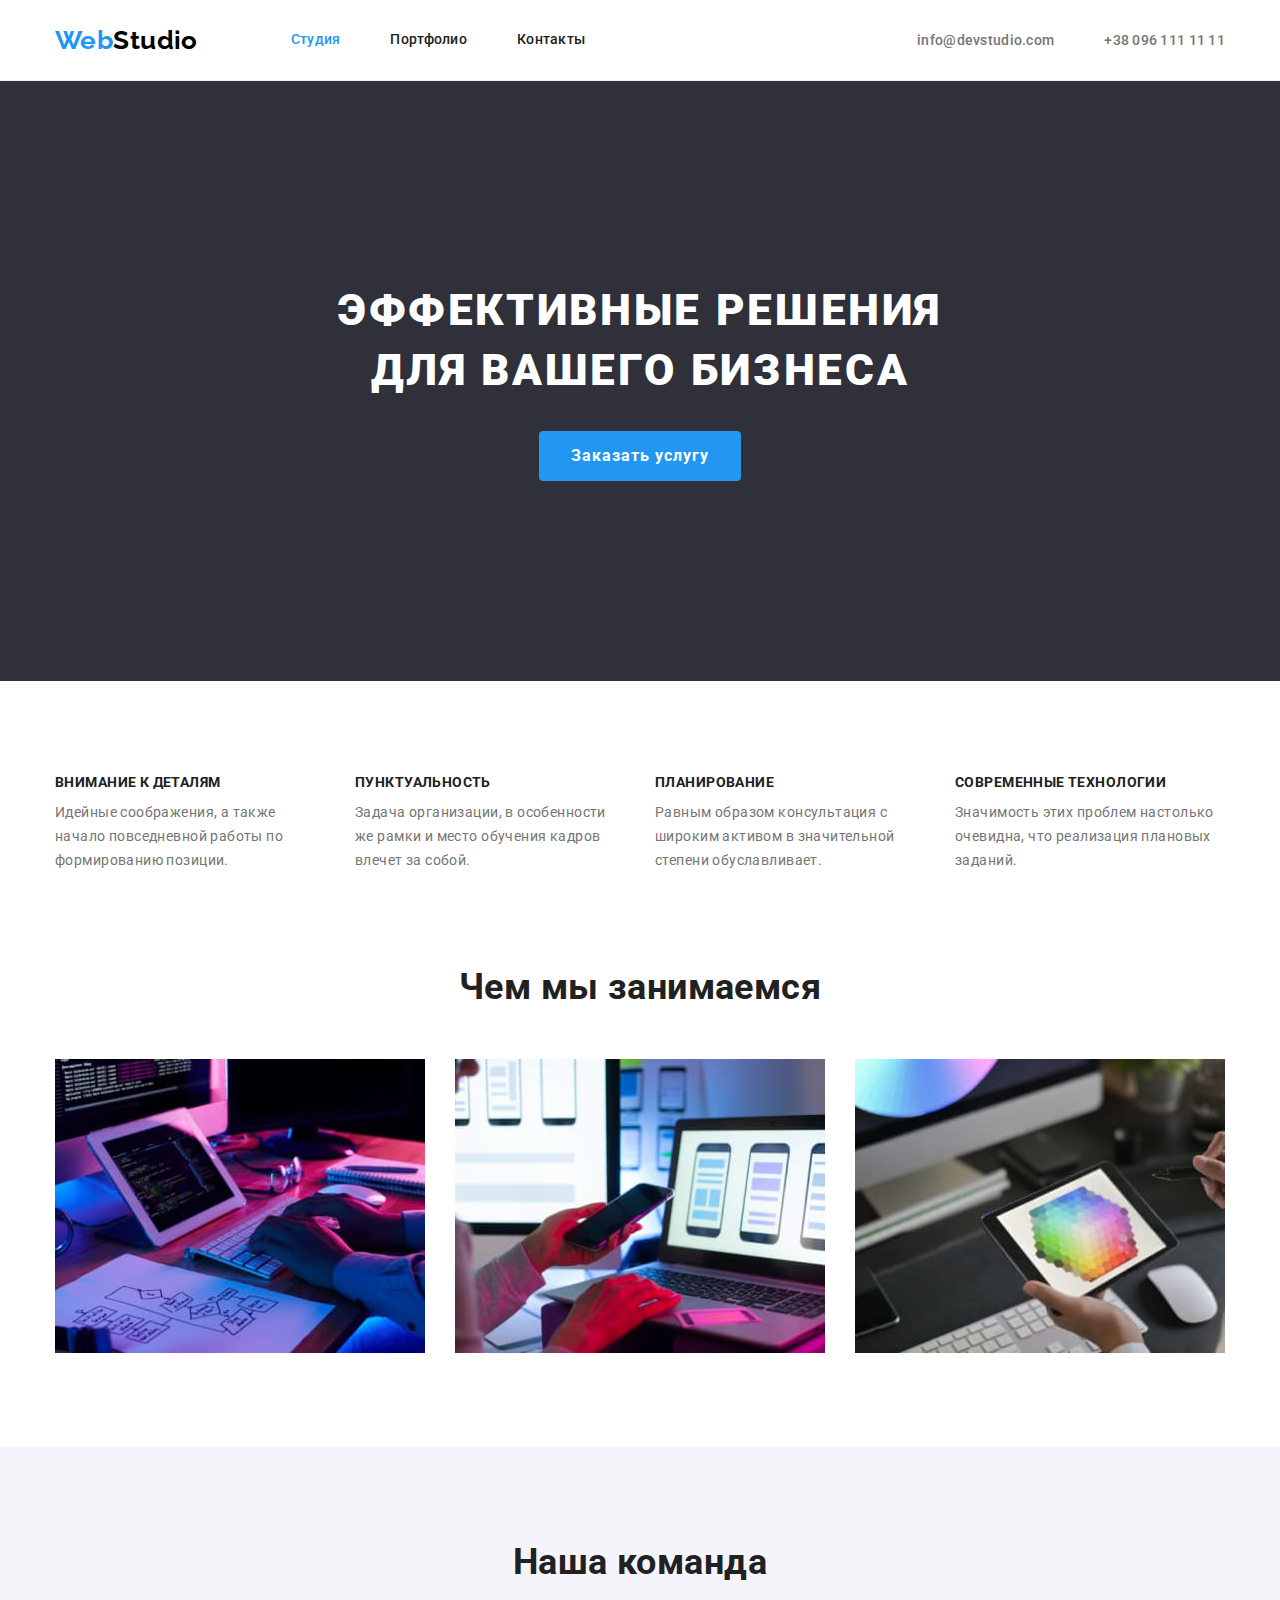
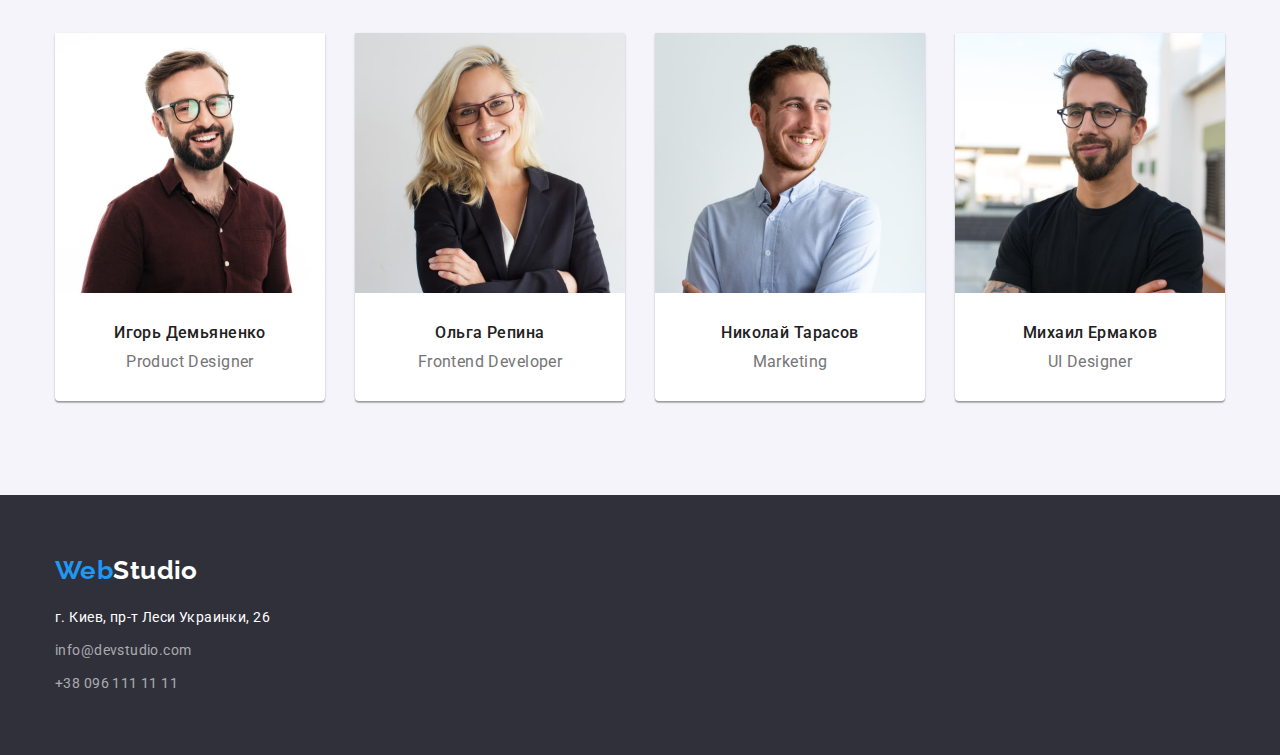
<file: index.html>
<!DOCTYPE html>
<html lang="ru">
  <head>
    <meta charset="UTF-8" />
    <meta http-equiv="X-UA-Compatible" content="IE=edge" />
    <meta name="viewport" content="width=device-width, initial-scale=1.0" />
    <title>Студия</title>
    <link
      href="https://fonts.googleapis.com/css2?family=Raleway:wght@700&family=Roboto:wght@400;500;700;900&display=swap"
      rel="stylesheet"
    />
    <link
      rel="stylesheet"
      href="https://cdnjs.cloudflare.com/ajax/libs/modern-normalize/1.1.0/modern-normalize.min.css"
    />
    <link rel="stylesheet" href="./css/styles.css" />
  </head>
  <body>
    <!-- Хедер -->
    <header>
      <div class="container header">
        <a href="index.html" class="logo link"
          ><span class="logo1">Web</span><span class="logo2">Studio</span></a
        >
        <nav class="nav">
          <ul class="site-nav list">
            <li class="site-nav item">
              <a href="index.html" class="site-nav-link current link">Студия</a>
            </li>
            <li class="site-nav item">
              <a href="portfolio.html" class="site-nav-link link">Портфолио</a>
            </li class="site-nav item">
            <li><a href="#" class="site-nav-link link">Контакты</a></li>
          </ul>
        </nav>
        <ul class="contacts list">
          <li class="contacts item">
            <a href="mailto:info@devstudio.com" class="contacts-mail link"
              >info@devstudio.com</a
            >
          </li>
          <li class="contacts item">
            <a href="tel:+380961111111" class="contacts-tel link"
              >+38 096 111 11 11</a
            >
          </li>
        </ul>
      </div>
    </header>

    <!-- Главное содержимое -->
    <main>
      <!-- Герой -->
      <section class="hero">
        <div class="container">
          <h1 class="hero-title">Эффективные решения для вашего бизнеса</h1>
          <button type="button" class="hero-button">Заказать услугу</button>
        </div>
      </section>

      <!-- Особенности -->
      <section class="section">
        <div class="container">
          <h2 class="visually-hidden">Особенности</h2>
          <ul class="particulars list">
            <li class="particulars item">
              <h3 class="particulars-title">Внимание к деталям</h3>
              <p class="particulars-text">
                Идейные соображения, а также начало повседневной работы по
                формированию позиции.
              </p>
            </li>
            <li class="particulars item">
              <h3 class="particulars-title">Пунктуальность</h3>
              <p class="particulars-text">
                Задача организации, в особенности же рамки и место обучения
                кадров влечет за собой.
              </p>
            </li>
            <li class="particulars item">
              <h3 class="particulars-title">Планирование</h3>
              <p class="particulars-text">
                Равным образом консультация с широким активом в значительной
                степени обуславливает.
              </p>
            </li>
            <li class="particulars item">
              <h3 class="particulars-title">Современные технологии</h3>
              <p class="particulars-text">
                Значимость этих проблем настолько очевидна, что реализация
                плановых заданий.
              </p>
            </li>
          </ul>
        </div>
      </section>

      <!-- Чем мы занимаемся -->
      <section class="task-section section">
        <div class="container">
          <h2 class="task">Чем мы занимаемся</h2>
          <ul class="task-list list">
            <li class="task-item">
              <img
                src="./images/box1.jpg"
                alt="Руки человека, который пишет код"
                width="370"
              />
            </li>
            <li class="task-item">
              <img
                src="./images/box2.jpg"
                alt="Руки женщины с телефоном перед ноутбуком"
                width="370"
              />
            </li>
            <li class="task-item">
              <img
                src="./images/box3.jpg"
                alt="Руки человека с планшетом с цветовой гаммой в нем"
                width="370"
              />
            </li>
          </ul>
        </div>
      </section>

      <!-- Наша команда -->
      <section class="team-section section">
        <div class="container">
          <h2 class="team">Наша команда</h2>
          <ul class="team-list list">
            <li class="item">
              <img
                src="./images/staff1.jpg"
                alt="Игорь Демьяненко"
                width="270"
              />
              <div class="team-div">
                <h3 class="team-member">Игорь Демьяненко</h3>
              <p class="team-job">Product Designer</p>
              </div>
            </li>
            <li class="item">
              <img src="./images/staff2.jpg" alt="Ольга Репина" width="270" />
              <div class="team-div">
                <h3 class="team-member">Ольга Репина</h3>
              <p class="team-job">Frontend Developer</p>
              </div>
            </li>
            <li class="item">
              <img
                src="./images/staff3.jpg"
                alt="Николай Тарасов"
                width="270"
              />
              <div class="team-div">
                <h3 class="team-member">Николай Тарасов</h3>
              <p class="team-job">Marketing</p>
              </div>
            </li>
            <li class="item">
              <img src="./images/staff4.jpg" alt="Михаил Ермаков" width="270" />
              <div class="team-div">
                <h3 class="team-member">Михаил Ермаков</h3>
              <p class="team-job">UI Designer</p>
              </div>
            </li>
          </ul>
        </div>
      </section>
    </main>

    <!-- Подвал -->
    <footer>
      <div class="container">
        <a href="index.html" class="logo link"
          ><span class="logo1">Web</span
          ><span class="logo-footer">Studio</span></a
        >
        <address class="address">
          <ul class="address-list list">
            <li class="item">
              <a
                href="https://goo.gl/maps/JwG29EeJjDJi9KcXA"
                class="address-text link"
                target="_blank"
                rel="noreferrer noopener"
              >
                г. Киев, пр-т Леси Украинки, 26
              </a>
            </li>
            <li class="item">
              <a href="mailto:info@devstudio.com" class="address-mail link"
                >info@devstudio.com</a
              >
            </li>
            <li class="item">
              <a href="tel:+380961111111" class="address-tel link"
                >+38 096 111 11 11</a
              >
            </li>
          </ul>
        </address>
      </div>
    </footer>
  </body>
</html>
</file>
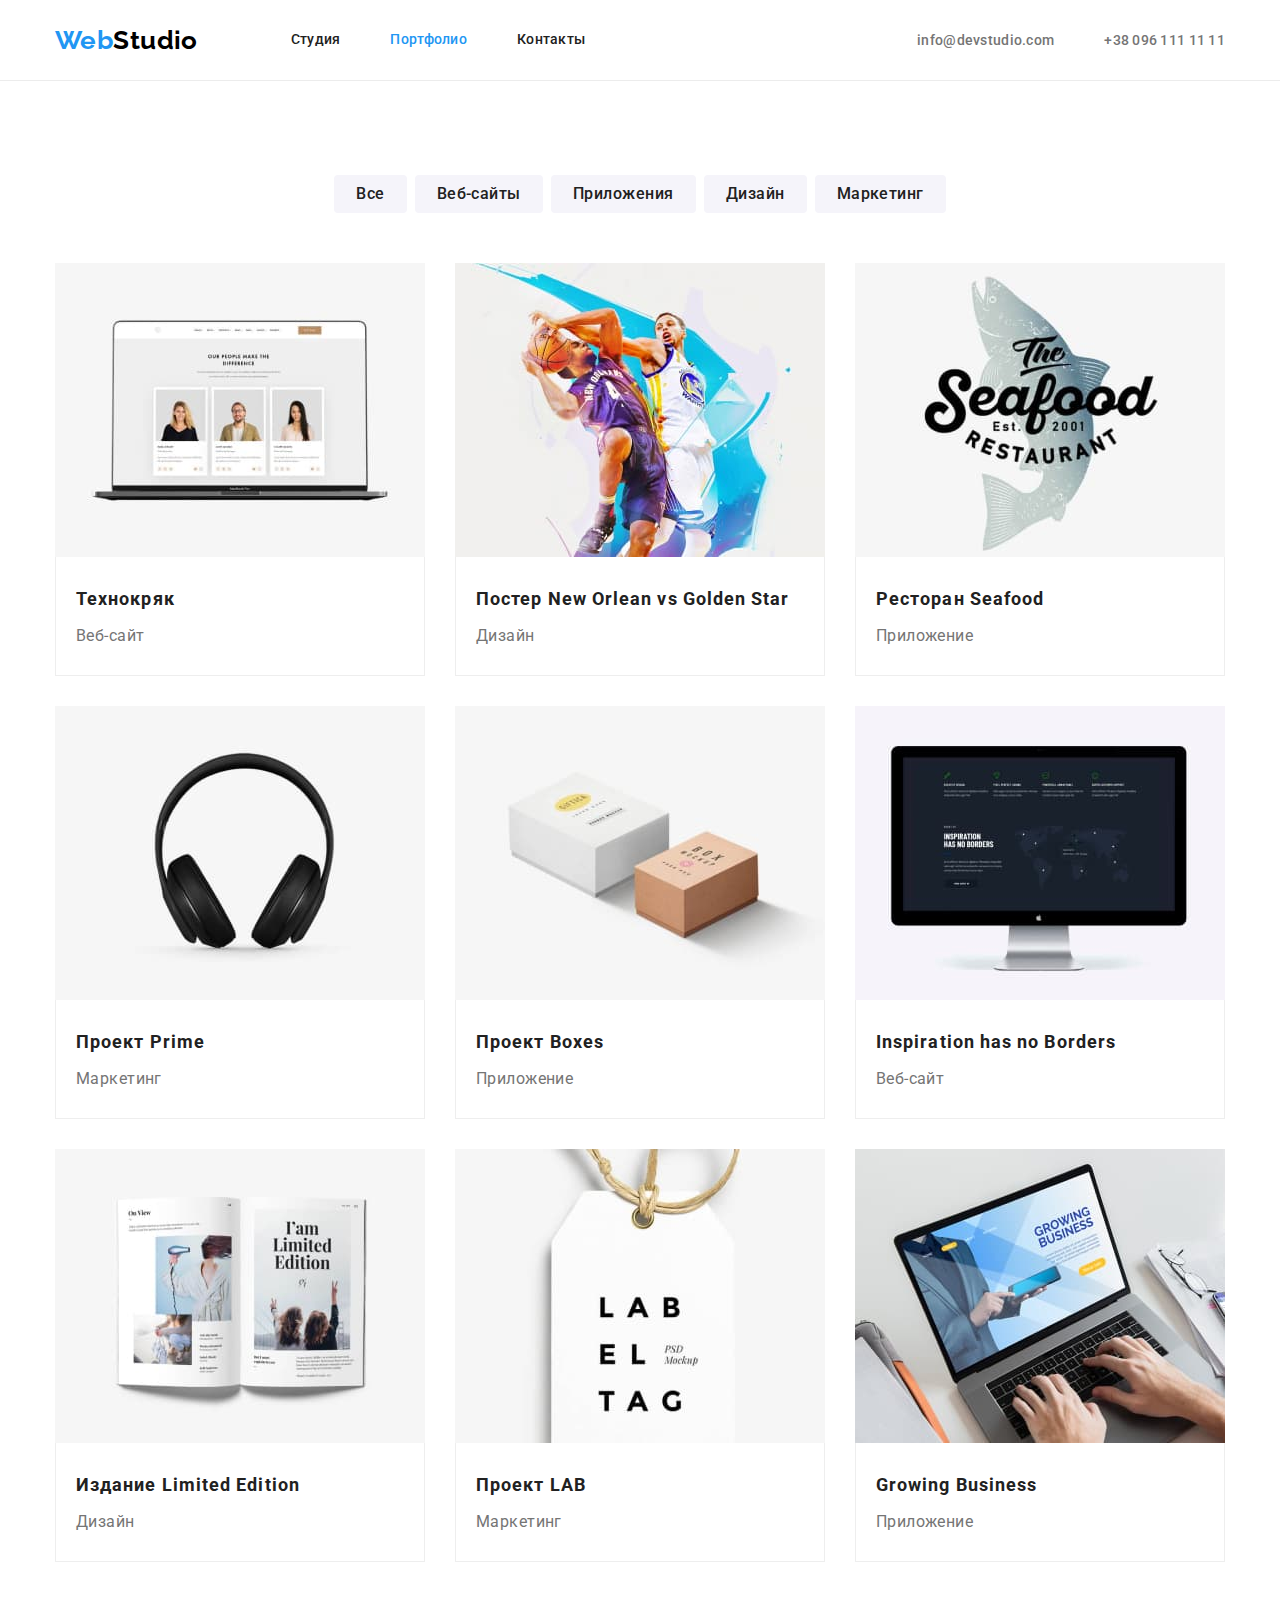
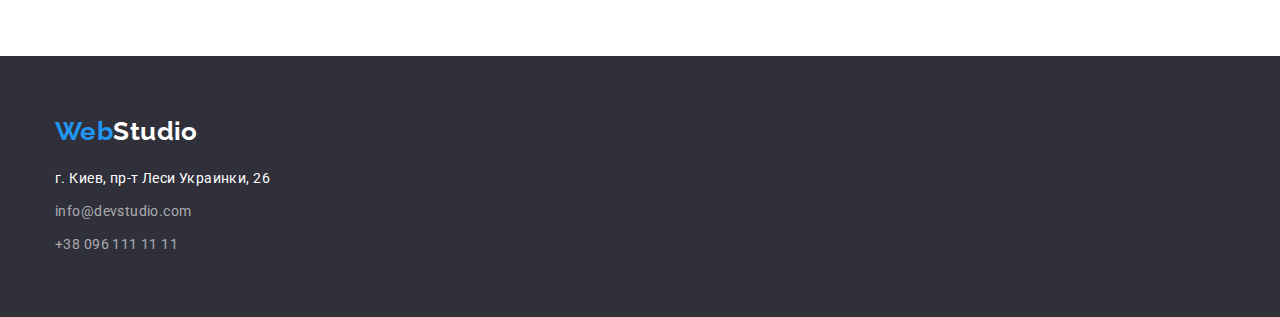
<file: portfolio.html>
<!DOCTYPE html>
<html lang="ru">
  <head>
    <meta charset="UTF-8" />
    <meta http-equiv="X-UA-Compatible" content="IE=edge" />
    <meta name="viewport" content="width=device-width, initial-scale=1.0" />
    <title>Портфолио</title>
    <link
      href="https://fonts.googleapis.com/css2?family=Raleway:wght@700&family=Roboto:wght@400;500;700;900&display=swap"
      rel="stylesheet"
    />
    <link
      rel="stylesheet"
      href="https://cdnjs.cloudflare.com/ajax/libs/modern-normalize/1.1.0/modern-normalize.min.css"
    />
    <link rel="stylesheet" href="./css/styles.css" />
  </head>
  <body>
    <!-- Хедер -->
    <header>
      <div class="container header">
        <a href="index.html" class="logo link"
          ><span class="logo1">Web</span><span class="logo2">Studio</span></a
        >
        <nav class="nav">
          <ul class="site-nav list">
            <li class="site-nav item">
              <a href="index.html" class="site-nav-link link">Студия</a>
            </li>
            <li class="site-nav item">
              <a href="portfolio.html" class="site-nav-link current link">Портфолио</a>
            </li class="site-nav item">
            <li><a href="#" class="site-nav-link link">Контакты</a></li>
          </ul>
        </nav>
        <ul class="contacts list">
          <li class="contacts item">
            <a href="mailto:info@devstudio.com" class="contacts-mail link"
              >info@devstudio.com</a
            >
          </li>
          <li class="contacts item">
            <a href="tel:+380961111111" class="contacts-tel link"
              >+38 096 111 11 11</a
            >
          </li>
        </ul>
      </div>
    </header>
    <!-- Главное содержимое -->
    <main>
      <section class="section">
        <div class="container">
          <h1 class="visually-hidden">Портфолио</h1>
          <ul class="btn-list list">
            <li class="item"><button class="btn" type="button">Все</button></li>
            <li class="item"><button class="btn" type="button">Веб-сайты</button></li>
            <li class="item"><button class="btn" type="button">Приложения</button></li>
            <li class="item"><button class="btn" type="button">Дизайн</button></li>
            <li class="item"><button class="btn" type="button">Маркетинг</button></li>
          </ul>
          <ul class="portfolio-list list">
            <li class="item">
              <a href="#" class="link">
                <img
                  src="./images/portfolio1.jpg"
                  alt="Пример веб-сайта"
                  width="370px"
                />
                <div>
                  <h2 class="portfolio-list-name">Технокряк</h2>
                <p class="portfolio-list-filter">Веб-сайт</p>
                </div>
              </a>
            </li>
            <li class="item">
              <a href="#" class="link">
                <img
                  src="./images/portfolio2.jpg"
                  alt="Постер игры NBA"
                  width="370px"
                />
                <div>
                  <h2 class="portfolio-list-name">
                  Постер New Orlean vs Golden Star
                </h2>
                <p class="portfolio-list-filter">Дизайн</p>
                </div>
              </a>
            </li>
            <li class="item">
              <a href="#" class="link">
                <img
                  src="./images/portfolio3.jpg"
                  alt="Заставка приложения ресторана"
                  width="370px"
                />
                <div>
                  <h2 class="portfolio-list-name">Ресторан Seafood</h2>
                <p class="portfolio-list-filter">Приложение</p>
                </div>
              </a>
            </li>
            <li class="item">
              <a href="#" class="link">
                <img
                  src="./images/portfolio4.jpg"
                  alt="Наушники"
                  width="370px"
                />
                <div>
                  <h2 class="portfolio-list-name">Проект Prime</h2>
                <p class="portfolio-list-filter">Маркетинг</p>
                </div>
              </a>
            </li>
            <li class="item">
              <a href="#" class="link">
                <img
                  src="./images/portfolio5.jpg"
                  alt="Заставка приложения Boxes"
                  width="370px"
                />
                <div>
                  <h2 class="portfolio-list-name">Проект Boxes</h2>
                <p class="portfolio-list-filter">Приложение</p>
                </div>
              </a>
            </li>
            <li class="item">
              <a href="#" class="link">
                <img
                  src="./images/portfolio6.jpg"
                  alt="Пример веб-сайта"
                  width="370px"
                />
                <div>
                  <h2 class="portfolio-list-name">Inspiration has no Borders</h2>
                <p class="portfolio-list-filter">Веб-сайт</p>
                </div>
              </a>
            </li>
            <li class="item">
              <a href="#" class="link">
                <img
                  src="./images/portfolio7.jpg"
                  alt="Пример дизайна журнала"
                  width="370px"
                />
                <div>
                  <h2 class="portfolio-list-name">Издание Limited Edition</h2>
                <p class="portfolio-list-filter">Дизайн</p>
                </div>
              </a>
            </li>
            <li class="item">
              <a href="#" class="link">
                <img
                  src="./images/portfolio8.jpg"
                  alt="Маркетинг-проект LAB"
                  width="370px"
                />
                <div>
                  <h2 class="portfolio-list-name">Проект LAB</h2>
                <p class="portfolio-list-filter">Маркетинг</p>
                </div>
              </a>
            </li>
            <li class="item">
              <a href="#" class="link">
                <img
                  src="./images/portfolio9.jpg"
                  alt="Пример приложения"
                  width="370px"
                />
                <div>
                  <h2 class="portfolio-list-name">Growing Business</h2>
                <p class="portfolio-list-filter">Приложение</p>
                </div>
              </a>
            </li>
          </ul>
        </div>
      </section>
    </main>
    <!-- Подвал -->
    <footer>
      <div class="container">
        <a href="index.html" class="logo link"
          ><span class="logo1">Web</span
          ><span class="logo-footer">Studio</span></a
        >
        <address class="address">
          <ul class="address-list list">
            <li class="item">
              <a
                href="https://goo.gl/maps/JwG29EeJjDJi9KcXA"
                class="address-text link"
                target="_blank"
                rel="noreferrer noopener"
              >
                г. Киев, пр-т Леси Украинки, 26
              </a>
            </li>
            <li class="item">
              <a href="mailto:info@devstudio.com" class="address-mail link"
                >info@devstudio.com</a
              >
            </li>
            <li class="item">
              <a href="tel:+380961111111" class="address-tel link"
                >+38 096 111 11 11</a
              >
            </li>
          </ul>
        </address>
      </div>
    </footer>
  </body>
</html>
</file>
<file: css/styles.css>
:root {
  --primary-text-color: #757575;
  --secondary-text-color: #212121;
  --background-color: #2f303a;
  --secondary-background-color: #f5f4fa;
  --accent-color: #2196f3;
  --another-accent-color: #ffffff;
  --logo-color: #000000;
  --btn-hover-color: #188ce8;
  --contacts-footer-color: rgba(255, 255, 255, 0.6);
  --border-color: #ececec;
  --portfolio-border-color: #eeeeee;
}

body {
  background-color: var(--another-accent-color);
  color: var(--primary-text-color);
  font-family: 'Roboto', sans-serif;
  letter-spacing: 0.03em;
  font-size: 14px;
}

h1,
h2,
h3,
h4,
h5,
h6,
p {
  margin: 0;
}

img {
  display: block;
  max-width: 100%;
  height: auto;
}

address {
  font-style: normal;
}

.section {
  padding-top: 94px;
  padding-bottom: 94px;
}

.container {
  width: 1200px;
  padding-left: 15px;
  padding-right: 15px;
  margin-left: auto;
  margin-right: auto;
}

/* Утилиты */

.link {
  text-decoration: none;
}

.list {
  padding: 0px;
  margin: 0px;
  list-style: none;
}

.visually-hidden {
  position: absolute;
  width: 1px;
  height: 1px;
  margin: -1px;
  border: 0;
  padding: 0;

  white-space: nowrap;
  clip-path: inset(100%);
  clip: rect(0 0 0 0);
  overflow: hidden;
}

/* Хедер */

header {
  background-color: var(--another-accent-color);
  border-bottom: 1px solid var(--border-color);
}

.header {
  display: flex;
  align-items: center;
}

.logo {
  font-family: 'Raleway', sans-serif;
  font-weight: 700;
  font-size: 26px;
  line-height: 1.19;
}

.logo1 {
  color: var(--accent-color);
}

.logo2 {
  color: var(--logo-color);
}

.nav {
  margin-left: 93px;
}

.site-nav.list {
  display: flex;
}

.site-nav.item:not(:last-child) {
  margin-right: 50px;
}

.site-nav-link {
  display: block;
  padding-top: 32px;
  padding-bottom: 32px;
  color: var(--secondary-text-color);
  font-weight: 500;
  line-height: 1.14;
  letter-spacing: 0.02em;
}

.site-nav-link.current {
  color: var(--accent-color);
}

.contacts.list {
  display: flex;
  margin-left: auto;
}

.contacts .item + .item {
  margin-left: 50px;
}

.contacts-mail,
.contacts-tel {
  padding: 32px 0px;
  color: var(--primary-text-color);
  font-weight: 500;
  line-height: 1.14;
  letter-spacing: 0.02em;
}

.site-nav-link:hover,
.site-nav-link:focus,
.contacts-mail:hover,
.contacts-mail:focus,
.contacts-tel:hover,
.contacts-tel:focus {
  color: var(--accent-color);
}

/* Главное содержимое Студия */

/* Герой */
.hero {
  padding: 200px 0px;
  text-align: center;
  background-color: var(--background-color);
}

.hero-title {
  margin-bottom: 30px;
  width: 696px;
  margin-right: auto;
  margin-left: auto;
  color: var(--another-accent-color);
  font-weight: 900;
  font-size: 44px;
  line-height: 1.36;
  letter-spacing: 0.06em;
  text-transform: uppercase;
}

.hero-button {
  padding: 10px 32px;
  min-width: 200px;
  border-radius: 4px;
  border: none;
  color: var(--another-accent-color);
  background-color: var(--accent-color);
  font-family: inherit;
  font-weight: 700;
  font-size: 16px;
  line-height: 1.88;
  align-items: center;
  text-align: center;
  letter-spacing: 0.06em;
  cursor: pointer;
}

.hero-button:hover,
.hero-button:focus {
  background-color: var(--btn-hover-color);
}

/* Остальное Студия*/

.particulars-title,
.task,
.team,
.team-member {
  color: var(--secondary-text-color);
}

.particulars.list {
  display: flex;
  justify-content: space-between;
}

.particulars.item {
  width: 270px;
}

.particulars .item + .item {
  margin-left: 30px;
}

.particulars-title {
  margin-bottom: 10px;
  font-size: 14px;
  font-weight: 700;
  line-height: 1.14;
  text-transform: uppercase;
}

.particulars-text {
  font-size: 14px;
  line-height: 1.71;
}

.task-section {
  padding-top: 0px;
}

.task {
  margin-bottom: 50px;
  font-weight: 700;
  font-size: 36px;
  line-height: 1.17;
  text-align: center;
}

.task-list.list {
  display: flex;
}

.task-item {
  width: 370px;
}

.task-item:not(:last-child) {
  margin-right: 30px;
}

.team-section {
  background-color: var(--secondary-background-color);
}

.team {
  margin-bottom: 50px;
  font-weight: 700;
  font-size: 36px;
  line-height: 1.17;
  text-align: center;
}

.team-list {
  display: flex;
}

.team-list > li {
  width: 270px;
  box-shadow: 0px 1px 3px rgba(0, 0, 0, 0.12), 0px 1px 1px rgba(0, 0, 0, 0.14),
    0px 2px 1px rgba(0, 0, 0, 0.2);
  border-radius: 0px 0px 4px 4px;
  background-color: var(--another-accent-color);
}

.team-list .item + .item {
  margin-left: 30px;
}

.team-div {
  padding: 30px 0;
}

.team-member {
  margin-bottom: 10px;
  font-weight: 500;
  font-size: 16px;
  line-height: 1.19;
  text-align: center;
}

.team-job {
  font-size: 16px;
  line-height: 1.19;
  text-align: center;
}

/* Главное содержимое Портфолио */

.btn-list {
  display: flex;
  justify-content: center;
  margin-bottom: 50px;
}

.btn-list > .item:not(:last-child) {
  margin-right: 8px;
}

.btn {
  padding: 6px 22px;
  border: none;
  border-radius: 4px;
  color: var(--secondary-text-color);
  background-color: var(--secondary-background-color);
  font-family: inherit;
  font-weight: 500;
  font-size: 16px;
  line-height: 1.63;
  text-align: center;
  letter-spacing: 0.03em;
  cursor: pointer;
}

.btn:hover,
.btn:focus {
  color: var(--another-accent-color);
  background-color: var(--accent-color);
}

.portfolio-list {
  display: flex;
  flex-wrap: wrap;
}

.portfolio-list .item {
  width: calc((100% - 60px) / 3);
}

.portfolio-list .item {
  margin-right: 30px;
  margin-bottom: 30px;
}

.portfolio-list .item:nth-child(3n) {
  margin-right: 0;
}

.portfolio-list .item:nth-last-child(-n + 3) {
  margin-bottom: 0;
}

.portfolio-list div {
  padding: 24px 20px;
  border: 1px solid var(--portfolio-border-color);
  border-top: none;
}

.portfolio-list-name {
  margin-bottom: 4px;
  width: 322px;
  color: var(--secondary-text-color);
  font-weight: 700;
  font-size: 18px;
  line-height: 2;
  letter-spacing: 0.06em;
}

.portfolio-list-filter {
  width: 322px;
  color: var(--primary-text-color);
  font-size: 16px;
  line-height: 1.88;
}

/* Футер */

footer {
  background-color: var(--background-color);
  padding-top: 60px;
  padding-bottom: 60px;
}

.logo.link {
  display: inline-block;
}

.logo-footer {
  color: var(--another-accent-color);
}

.address {
  font-style: normal;
  margin-top: 20px;
}

.address-list .item:not(:last-child) {
  margin-bottom: 9px;
}

.address-text:hover,
.address-text:focus,
.address-mail:hover,
.address-mail:focus,
.address-tel:focus,
.address-tel:hover {
  color: var(--accent-color);
}

.address-text {
  color: var(--another-accent-color);
  line-height: 1.71;
}

.address-mail {
  color: var(--contacts-footer-color);
  line-height: 1.71;
}

.address-tel {
  color: var(--contacts-footer-color);
  line-height: 1.71;
}
</file>
